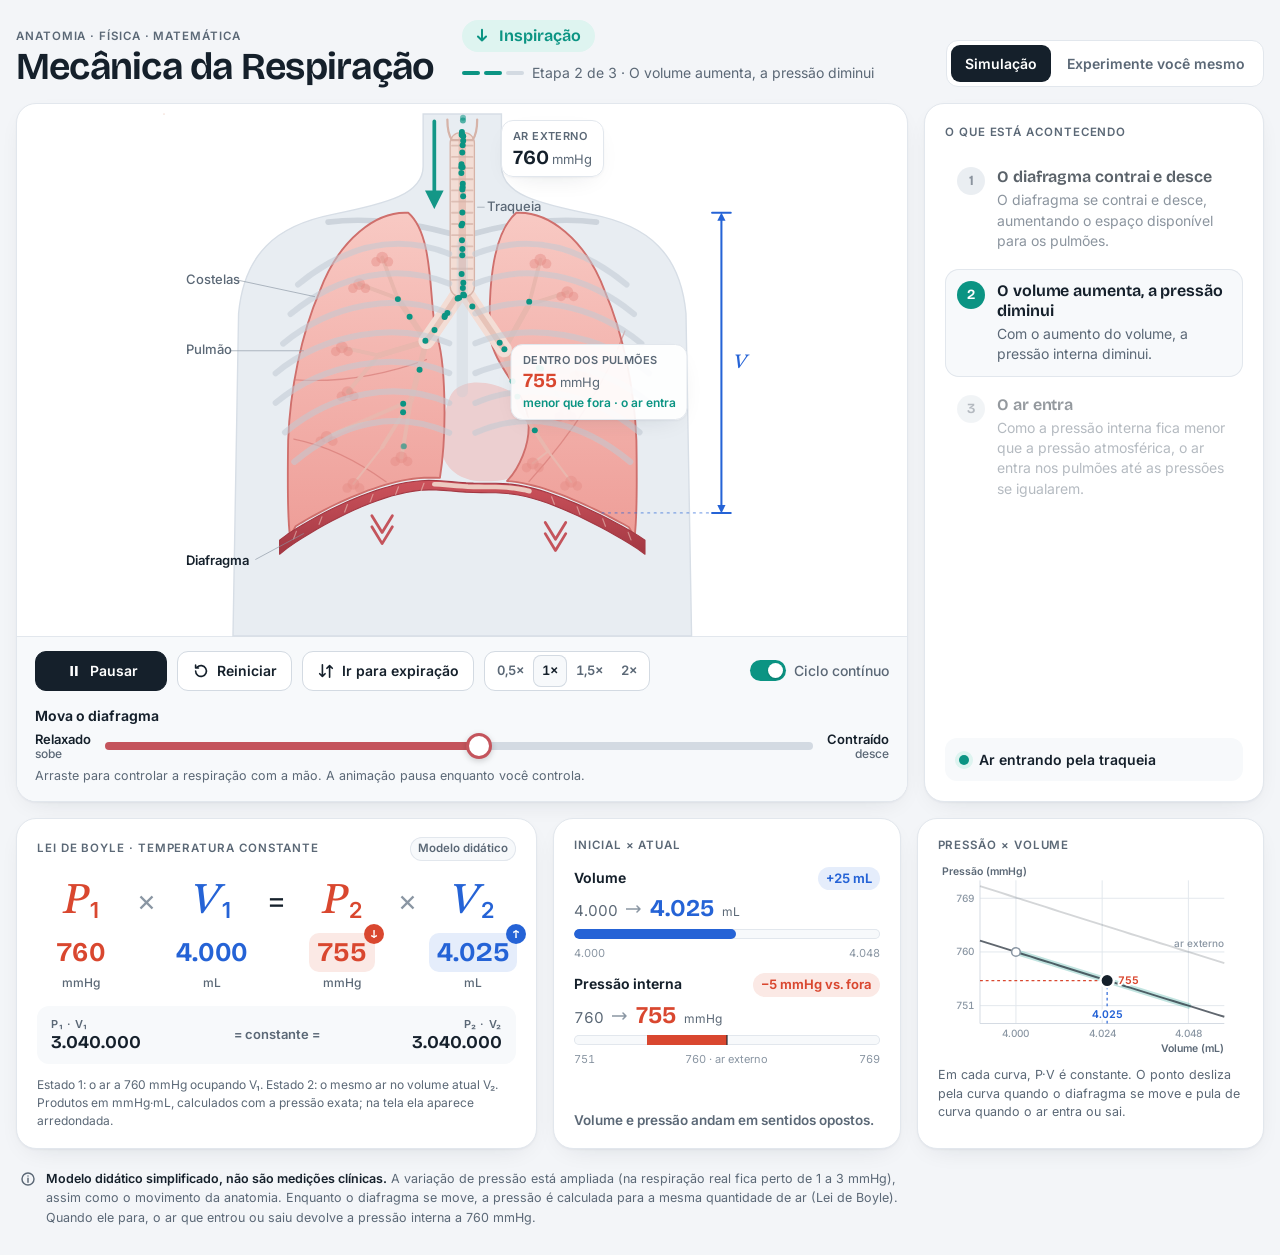
<file: static/respiracao.html>
<!doctype html>
<html lang="pt-BR">
<head>
<meta charset="utf-8">
<meta name="viewport" content="width=device-width, initial-scale=1, viewport-fit=cover">
<title>Mecânica da Respiração</title>
<meta name="claude:viewport-fit-sides" content="cover">
<meta name="description" content="Simulação interativa da respiração humana e da Lei de Boyle: diafragma, pulmões, pressão e volume conectados ao mesmo modelo matemático.">
<link rel="preconnect" href="https://fonts.googleapis.com">
<link rel="preconnect" href="https://fonts.gstatic.com" crossorigin>
<link rel="stylesheet" href="https://fonts.googleapis.com/css2?family=Bricolage+Grotesque:opsz,wght@12..96,500;12..96,650&family=Inter:wght@400;500;600;700&family=STIX+Two+Text:ital,wght@1,500&display=swap">
<link rel="stylesheet" href="respiracao/style.css">
</head>
<body>
<div class="app" id="app">

  <!-- ============ ÁREA SUPERIOR — contexto ============ -->
  <header class="top">
    <div class="brand">
      <p class="eyebrow">Anatomia · Física · Matemática</p>
      <h1>Mecânica da Respiração</h1>
    </div>
    <div class="status" aria-live="polite">
      <span class="phase-pill" id="phasePill" data-phase="insp">
        <svg class="ico" viewBox="0 0 20 20" aria-hidden="true"><path id="phaseIco" d="M10 3v12m0 0-4.5-4.5M10 15l4.5-4.5"/></svg>
        <span id="phaseName">Inspiração</span>
        <span class="paused-tag" id="pausedTag" hidden>pausado</span>
      </span>
      <span class="step-info">
        <span class="step-dots" id="stepDots"><i></i><i></i><i></i></span>
        <span id="stepInfo">Etapa 1 de 3</span>
      </span>
    </div>
    <div class="modes" role="tablist" aria-label="Modo">
      <button type="button" role="tab" id="tabSim" aria-selected="true">Simulação</button>
      <button type="button" role="tab" id="tabQuiz" aria-selected="false">Experimente você mesmo</button>
    </div>
  </header>

  <!-- ============ ÁREA CENTRAL — simulação anatômica ============ -->
  <main class="middle">
    <section class="stage-card" aria-label="Simulação anatômica">
      <div class="stage">
        <svg id="anatomy" viewBox="0 0 640 560" role="img" aria-label="Tórax em vista frontal com traqueia, pulmões, costelas e diafragma"></svg>
        <div class="chip chip-atm" style="left:56.5%;top:1.2%">
          <span class="chip-k">Ar externo</span>
          <span class="chip-v"><b>760</b> mmHg</span>
        </div>
        <div class="chip chip-lung" id="chipLung" style="left:73%;top:44%">
          <span class="chip-k">Dentro dos pulmões</span>
          <span class="chip-v"><b id="chipP">760</b> mmHg</span>
          <span class="chip-cmp" id="chipCmp">igual à pressão externa</span>
        </div>
      </div>

      <div class="controls">
        <div class="transport">
          <button type="button" class="btn btn-primary" id="btnPlay" aria-label="Reproduzir">
            <svg class="ico" viewBox="0 0 20 20" aria-hidden="true"><path id="playIco" d="M6 4.5v11l9-5.5z"/></svg>
            <span id="playLabel">Reproduzir</span>
          </button>
          <button type="button" class="btn" id="btnReset" title="Reiniciar (R)">
            <svg class="ico" viewBox="0 0 20 20" aria-hidden="true"><path d="M4 10a6 6 0 1 0 1.8-4.3M4 3.5v3.2h3.2"/></svg>
            <span>Reiniciar</span>
          </button>
          <button type="button" class="btn" id="btnSwitch" title="Alternar fase">
            <svg class="ico" viewBox="0 0 20 20" aria-hidden="true"><path d="M6 3v13m0 0-3-3m3 3 3-3M14 17V4m0 0-3 3m3-3 3 3"/></svg>
            <span id="switchLabel">Ir para expiração</span>
          </button>
          <div class="seg" role="radiogroup" aria-label="Velocidade" id="speedSeg">
            <button type="button" role="radio" aria-checked="false" data-speed="0.5">0,5×</button>
            <button type="button" role="radio" aria-checked="true" data-speed="1">1×</button>
            <button type="button" role="radio" aria-checked="false" data-speed="1.5">1,5×</button>
            <button type="button" role="radio" aria-checked="false" data-speed="2">2×</button>
          </div>
          <label class="switch" for="loopToggle">
            <input type="checkbox" id="loopToggle" checked>
            <span class="track" aria-hidden="true"></span>
            <span>Ciclo contínuo</span>
          </label>
        </div>

        <div class="manual">
          <label for="dSlider" class="manual-title">Mova o diafragma</label>
          <div class="slider-row">
            <span class="end">Relaxado<small>sobe</small></span>
            <input type="range" id="dSlider" min="0" max="1000" value="0" step="1" aria-describedby="sliderHint">
            <span class="end end-r">Contraído<small>desce</small></span>
          </div>
          <p class="hint" id="sliderHint">Arraste para controlar a respiração com a mão. A animação pausa enquanto você controla.</p>
        </div>
      </div>
    </section>

    <aside class="side">
      <!-- explicação contextual -->
      <div class="explain" id="explainPanel">
        <p class="eyebrow" id="explainEyebrow">O que está acontecendo</p>
        <ol class="steps" id="steps">
          <li data-i="0"><span class="n">1</span><div><b></b><p></p></div></li>
          <li data-i="1"><span class="n">2</span><div><b></b><p></p></div></li>
          <li data-i="2"><span class="n">3</span><div><b></b><p></p></div></li>
        </ol>
        <div class="flow-state" id="flowState">
          <span class="flow-dot"></span><span id="flowText">Ar parado</span>
        </div>
      </div>

      <!-- modo Experimente você mesmo -->
      <div class="quiz" id="quizPanel" hidden>
        <p class="eyebrow" id="quizCount">Pergunta 1 de 5</p>
        <h2 class="quiz-q" id="quizQ"></h2>
        <p class="quiz-hint" id="quizHint"></p>
        <div class="quiz-opts" id="quizOpts"></div>
        <div class="quiz-fb" id="quizFb" hidden>
          <p class="fb-title" id="fbTitle"></p>
          <p class="fb-text" id="fbText"></p>
        </div>
        <div class="quiz-actions">
          <button type="button" class="btn" id="quizReplay" hidden>Ver de novo</button>
          <button type="button" class="btn btn-primary" id="quizNext" hidden>Próxima pergunta</button>
        </div>
      </div>
    </aside>
  </main>

  <!-- ============ ÁREA INFERIOR — física da respiração ============ -->
  <section class="physics" aria-label="Lei de Boyle">
    <div class="formula-card">
      <div class="card-head">
        <p class="eyebrow">Lei de Boyle · temperatura constante</p>
        <p class="badge">Modelo didático</p>
      </div>
      <div class="formula" aria-live="off">
        <div class="term t-p">
          <span class="sym">P<sub>1</sub></span>
          <span class="val">760</span><span class="unit">mmHg</span>
        </div>
        <span class="op">×</span>
        <div class="term t-v">
          <span class="sym">V<sub>1</sub></span>
          <span class="val"><span id="fV1">4.000</span></span><span class="unit">mL</span>
        </div>
        <span class="op eq">=</span>
        <div class="term t-p live">
          <span class="sym">P<sub>2</sub></span>
          <span class="val"><span id="fP2">760</span><i class="trend" id="trendP"></i></span><span class="unit">mmHg</span>
        </div>
        <span class="op">×</span>
        <div class="term t-v live">
          <span class="sym">V<sub>2</sub></span>
          <span class="val"><span id="fV2">4.000</span><i class="trend" id="trendV"></i></span><span class="unit">mL</span>
        </div>
      </div>
      <div class="products">
        <span><small>P₁ · V₁</small><b id="fK1">3.040.000</b></span>
        <span class="k" id="fKnote">= constante =</span>
        <span><small>P₂ · V₂</small><b id="fK">3.040.000</b></span>
      </div>
      <p class="fineprint">Estado 1: o ar a 760 mmHg ocupando V₁. Estado 2: o mesmo ar no volume atual V₂. Produtos em mmHg·mL, calculados com a pressão exata; na tela ela aparece arredondada.</p>
    </div>

    <div class="compare-card">
      <p class="eyebrow">Inicial × atual</p>
      <div class="meter m-v">
        <div class="m-head"><span class="m-name">Volume</span><span class="m-delta" id="dV">0 mL</span></div>
        <div class="m-vals"><span id="mV1">4.000</span><svg class="arrow-r" viewBox="0 0 16 8" aria-hidden="true"><path d="M0 4h14m-3-3 3 3-3 3"/></svg><b id="mV">4.000</b><span class="u">mL</span></div>
        <div class="bar"><span id="barV"></span></div>
        <div class="bar-scale"><span>4.000</span><span>4.048</span></div>
      </div>
      <div class="meter m-p">
        <div class="m-head"><span class="m-name">Pressão interna</span><span class="m-delta" id="dP">igual à de fora</span></div>
        <div class="m-vals"><span id="mP1">760</span><svg class="arrow-r" viewBox="0 0 16 8" aria-hidden="true"><path d="M0 4h14m-3-3 3 3-3 3"/></svg><b id="mP">760</b><span class="u">mmHg</span></div>
        <div class="bar bar-div"><span id="barP"></span><i class="mid" aria-hidden="true"></i></div>
        <div class="bar-scale"><span>751</span><span>760 · ar externo</span><span>769</span></div>
      </div>
      <p class="inverse" id="inverseNote">Volume e pressão andam em sentidos opostos.</p>
    </div>

    <div class="chart-card">
      <p class="eyebrow">Pressão × volume</p>
      <svg id="pvChart" viewBox="0 0 320 196" role="img" aria-label="Gráfico da curva P vezes V igual a constante, com o estado atual destacado"></svg>
      <p class="chart-cap">Em cada curva, P·V é constante. O ponto desliza pela curva quando o diafragma se move e pula de curva quando o ar entra ou sai.</p>
    </div>
  </section>

  <footer class="note">
    <svg class="ico" viewBox="0 0 20 20" aria-hidden="true"><circle cx="10" cy="10" r="7.5"/><path d="M10 9v5M10 6.2v.1"/></svg>
    <p><b>Modelo didático simplificado, não são medições clínicas.</b> A variação de pressão está ampliada (na respiração real fica perto de 1 a 3 mmHg), assim como o movimento da anatomia. Enquanto o diafragma se move, a pressão é calculada para a mesma quantidade de ar (Lei de Boyle). Quando ele para, o ar que entrou ou saiu devolve a pressão interna a 760 mmHg.</p>
  </footer>
</div>

<script src="respiracao/model.js"></script>
<script src="respiracao/anatomy.js"></script>
<script src="respiracao/quiz.js"></script>
<script src="respiracao/app.js"></script>
</body>
</html>
</file>
<file: static/respiracao/style.css>
/* Layout: três faixas (contexto · simulação + explicação · física). A anatomia é o centro;
   pressão (coral), volume (azul) e ar (verde-água) têm cores fixas em toda a interface. */
:root {
  --bg: #f3f5f8;
  --surface: #ffffff;
  --surface-2: #f7f9fb;
  --ink: #15202b;
  --muted: #5b6876;
  --faint: #8a96a3;
  --line: #e2e7ed;
  --line-2: #d3dae2;

  --pressure: #d9472f;
  --pressure-soft: #fbe9e5;
  --volume: #2563d6;
  --volume-soft: #e5edfb;
  --air: #0b9483;
  --air-soft: #def4f0;

  --lung-top: #f8c9c3;
  --lung-bottom: #ee9e98;
  --lung-edge: #cf6f6c;
  --bronchi: #e9b7ae;
  --alveoli: #e48b86;
  --muscle-top: #c4545c;
  --muscle-bottom: #9c3a44;
  --tendon: #f1d8cc;
  --bone: #c2cad3;
  --torso: #e8edf2;
  --torso-edge: #d7dee6;
  --airway: #f3ddd5;
  --airway-edge: #d6b3a8;
  --lumen: #e7c3b8;
  --heart: #eccfd0;
  --rib-op: .55;

  --font-display: "Bricolage Grotesque", "Inter", system-ui, sans-serif;
  --font-body: "Inter", system-ui, -apple-system, "Segoe UI", Roboto, sans-serif;
  --font-math: "STIX Two Text", "Cambria Math", "Times New Roman", serif;

  --r-lg: 20px;
  --r-md: 14px;
  --r-sm: 10px;
  --shadow: 0 1px 2px rgba(21, 32, 43, .04), 0 8px 28px -14px rgba(21, 32, 43, .16);
}
@media (prefers-color-scheme: dark) {
  :root:not([data-theme="light"]) {
    --bg: #0d1318; --surface: #141c23; --surface-2: #18222b; --ink: #e6edf3; --muted: #9aa8b5; --faint: #6f7d8a;
    --line: #232f3a; --line-2: #2e3c49;
    --pressure: #ff7b63; --pressure-soft: #3a1f1a; --volume: #6e9dff; --volume-soft: #1a2640; --air: #34d3bd; --air-soft: #12322e;
    --lung-top: #d99a95; --lung-bottom: #b96a68; --lung-edge: #e3928d; --bronchi: #c98e86; --alveoli: #e5a39d;
    --muscle-top: #c95c64; --muscle-bottom: #8d3640; --tendon: #d9bfb3; --bone: #56636f; --torso: #1a242d; --torso-edge: #26323d;
    --airway: #d8bfb6; --airway-edge: #a8877d; --lumen: #b99a90; --heart: #3a2a30; --rib-op: .32;
    --shadow: 0 1px 2px rgba(0,0,0,.3), 0 10px 30px -14px rgba(0,0,0,.6);
    color-scheme: dark;
  }
}
:root[data-theme="dark"] {
  --bg: #0d1318; --surface: #141c23; --surface-2: #18222b; --ink: #e6edf3; --muted: #9aa8b5; --faint: #6f7d8a;
  --line: #232f3a; --line-2: #2e3c49;
  --pressure: #ff7b63; --pressure-soft: #3a1f1a; --volume: #6e9dff; --volume-soft: #1a2640; --air: #34d3bd; --air-soft: #12322e;
  --lung-top: #d99a95; --lung-bottom: #b96a68; --lung-edge: #e3928d; --bronchi: #c98e86; --alveoli: #e5a39d;
  --muscle-top: #c95c64; --muscle-bottom: #8d3640; --tendon: #d9bfb3; --bone: #56636f; --torso: #1a242d; --torso-edge: #26323d;
  --airway: #d8bfb6; --airway-edge: #a8877d; --lumen: #b99a90; --heart: #3a2a30; --rib-op: .32;
  --shadow: 0 1px 2px rgba(0,0,0,.3), 0 10px 30px -14px rgba(0,0,0,.6);
  color-scheme: dark;
}

* { box-sizing: border-box; }
html, body { margin: 0; }
body {
  background: var(--bg);
  color: var(--ink);
  font: 400 15px/1.5 var(--font-body);
  -webkit-font-smoothing: antialiased;
}
[hidden] { display: none !important; }
button { font: inherit; color: inherit; }
:focus-visible { outline: 2px solid var(--volume); outline-offset: 2px; border-radius: 8px; }

.app {
  max-width: 1280px;
  margin: 0 auto;
  padding-left: max(16px, env(safe-area-inset-left, 0px));
  padding-right: max(16px, env(safe-area-inset-right, 0px));
  padding-block: 20px 28px;
  display: grid;
  gap: 16px;
}
.eyebrow {
  margin: 0;
  font-size: 11.5px; font-weight: 600; letter-spacing: .08em; text-transform: uppercase;
  color: var(--muted);
}
.ico { width: 18px; height: 18px; fill: none; stroke: currentColor; stroke-width: 1.8; stroke-linecap: round; stroke-linejoin: round; flex: none; }

/* ---------------- topo ---------------- */
.top {
  display: grid;
  grid-template-columns: auto 1fr auto;
  align-items: end;
  gap: 12px 28px;
}
.brand h1 {
  margin: 2px 0 0;
  font: 650 clamp(26px, 3.4vw, 38px)/1.05 var(--font-display);
  letter-spacing: -.02em;
  text-wrap: balance;
}
.status { display: flex; flex-wrap: wrap; align-items: center; gap: 10px 16px; padding-bottom: 4px; }
.phase-pill {
  display: inline-flex; align-items: center; gap: 8px;
  padding: 7px 14px 7px 11px;
  border-radius: 999px;
  background: var(--air-soft); color: var(--air);
  font: 650 16px/1 var(--font-display);
  transition: background-color .3s, color .3s;
}
.phase-pill .ico { stroke-width: 2.2; }
.paused-tag {
  font: 600 11px/1 var(--font-body); letter-spacing: .06em; text-transform: uppercase;
  padding: 4px 7px; border-radius: 999px; background: var(--surface); color: var(--muted);
}
.step-info { display: inline-flex; align-items: center; gap: 8px; color: var(--muted); font-size: 14px; font-variant-numeric: tabular-nums; }
.step-dots { display: inline-flex; gap: 4px; }
.step-dots i { width: 18px; height: 4px; border-radius: 4px; background: var(--line-2); transition: background-color .25s; }
.step-dots i.on { background: var(--air); }

.modes {
  display: inline-flex; padding: 4px; gap: 2px;
  background: var(--surface); border: 1px solid var(--line); border-radius: 12px;
}
.modes button {
  border: 0; background: transparent; cursor: pointer;
  padding: 8px 14px; border-radius: 9px; font-weight: 600; font-size: 14px; color: var(--muted);
}
.modes button[aria-selected="true"] { background: var(--ink); color: var(--surface); }

/* ---------------- centro ---------------- */
.middle {
  display: grid;
  grid-template-columns: minmax(0, 1fr) 340px;
  gap: 16px;
  align-items: stretch;
}
.stage-card, .side > div, .physics > div {
  background: var(--surface);
  border: 1px solid var(--line);
  border-radius: var(--r-lg);
  box-shadow: var(--shadow);
}
.stage-card { display: grid; grid-template-rows: auto auto; overflow: hidden; }
.stage {
  position: relative;
  width: min(100%, calc(58vh * 640 / 560), 680px);
  min-width: 0;
  aspect-ratio: 640 / 560;
  max-width: 100%;
  margin: 10px auto 0;
}
.stage svg { position: absolute; inset: 0; width: 100%; height: 100%; display: block; overflow: visible; }

/* anatomia */
.torso { fill: var(--torso); stroke: var(--torso-edge); stroke-width: 1.5; }
.bone { fill: none; stroke: var(--bone); stroke-width: 6; stroke-linecap: round; }
.bone.faint { opacity: .7; }
.heart { fill: var(--heart); }
.lung { fill: url(#lungGrad); stroke: var(--lung-edge); stroke-width: 2; stroke-linejoin: round; }
.stop-lung-top { stop-color: var(--lung-top); }
.stop-lung-bottom { stop-color: var(--lung-bottom); }
.stop-muscle-top { stop-color: var(--muscle-top); }
.stop-muscle-bottom { stop-color: var(--muscle-bottom); }
.fissure path { fill: none; stroke: var(--lung-edge); stroke-width: 1.4; opacity: .55; stroke-linecap: round; }
.bronchi line { stroke: var(--bronchi); stroke-linecap: round; }
.alveoli circle { fill: var(--alveoli); opacity: .45; }
.airway-wall { fill: none; stroke: var(--airway); stroke-width: 17; stroke-linecap: round; stroke-linejoin: round; }
.airway-lumen { fill: none; stroke: var(--lumen); stroke-width: 6; stroke-linecap: round; }
.trachea { fill: var(--airway); stroke: var(--airway-edge); stroke-width: 1.4; }
.trachea-lumen { fill: var(--lumen); }
.rings line { stroke: var(--airway-edge); stroke-width: 2; stroke-linecap: round; opacity: .7; }
.larynx { fill: none; stroke: var(--airway-edge); stroke-width: 2.4; stroke-linecap: round; }
.ribs path { fill: none; stroke: var(--bone); stroke-width: 6.5; stroke-linecap: round; opacity: var(--rib-op); }
.sternum { fill: var(--bone); opacity: calc(var(--rib-op) * .55); }
.diaphragm {
  fill: url(#muscleGrad);
  stroke: var(--muscle-bottom); stroke-width: 1.2; stroke-linejoin: round;
  filter: saturate(calc(.85 + var(--contract, 0) * .45));
}
.tendon { fill: none; stroke: var(--tendon); stroke-width: 5; stroke-linecap: round; opacity: .9; }
.fibers line { stroke: var(--tendon); stroke-width: 1.3; stroke-linecap: round; opacity: .5; }
.d-arrows path { fill: none; stroke: var(--muscle-top); stroke-width: 3; stroke-linecap: round; stroke-linejoin: round; }
.vol-bracket line { stroke: var(--volume); stroke-width: 2.2; stroke-linecap: round; }
.vol-bracket .vol-guide { stroke-dasharray: 2 5; opacity: .55; stroke-width: 1.4; }
.vol-bracket text { fill: var(--volume); font: italic 500 22px var(--font-math); }
.fill-volume { fill: var(--volume); }
.fill-air { fill: var(--air); }
.labels text { fill: var(--muted); font: 500 14px var(--font-body); }
.labels text.strong { fill: var(--ink); font-weight: 600; }
.labels .leader { stroke: var(--faint); stroke-width: 1; opacity: .7; }
.flow-arrow { fill: none; stroke: var(--air); stroke-width: 4; stroke-linecap: round; }
.particles circle { fill: var(--air); }

/* chips sobre a anatomia */
.chip {
  position: absolute; transform: translate(-50%, 0);
  display: grid; gap: 1px;
  padding: 7px 11px;
  background: color-mix(in srgb, var(--surface) 92%, transparent);
  border: 1px solid var(--line); border-radius: 12px;
  box-shadow: var(--shadow);
  white-space: nowrap;
  font-variant-numeric: tabular-nums;
}
.chip-atm { transform: none; }
.chip-k { font-size: 11px; font-weight: 600; letter-spacing: .04em; text-transform: uppercase; color: var(--muted); }
.chip-v { font-size: 13px; color: var(--muted); }
.chip-v b { font: 650 20px/1.1 var(--font-display); color: var(--ink); }
.chip-lung .chip-v b { color: var(--pressure); }
.chip-cmp { font-size: 12px; font-weight: 600; color: var(--muted); }
.chip-cmp.in { color: var(--air); }
.chip-cmp.out { color: var(--pressure); }

/* controles */
.controls {
  display: grid; gap: 14px;
  padding: 14px 18px 16px;
  border-top: 1px solid var(--line);
  background: var(--surface-2);
}
.transport { display: flex; flex-wrap: wrap; align-items: center; gap: 8px 10px; }
.btn {
  display: inline-flex; align-items: center; gap: 7px;
  min-height: 40px; padding: 8px 14px;
  border: 1px solid var(--line-2); border-radius: 11px;
  background: var(--surface); color: var(--ink);
  font-weight: 600; font-size: 14px; cursor: pointer;
  transition: background-color .15s, border-color .15s, transform .1s;
}
.btn:hover { border-color: var(--faint); }
.btn:active { transform: translateY(1px); }
.btn-primary { background: var(--ink); color: var(--surface); border-color: var(--ink); min-width: 132px; justify-content: center; }
.btn-primary:hover { border-color: var(--ink); opacity: .92; }
.btn-primary .ico { fill: currentColor; stroke: none; }
.seg { display: inline-flex; padding: 3px; border: 1px solid var(--line-2); border-radius: 11px; background: var(--surface); }
.seg button {
  border: 0; background: transparent; cursor: pointer; border-radius: 8px;
  padding: 6px 9px; font-size: 13px; font-weight: 600; color: var(--muted); font-variant-numeric: tabular-nums;
}
.seg button[aria-checked="true"] { background: var(--surface-2); color: var(--ink); box-shadow: inset 0 0 0 1px var(--line-2); }
.switch { display: inline-flex; align-items: center; gap: 8px; font-size: 14px; font-weight: 500; color: var(--muted); cursor: pointer; margin-left: auto; }
.switch input { position: absolute; opacity: 0; width: 1px; height: 1px; }
.switch .track { width: 36px; height: 21px; border-radius: 999px; background: var(--line-2); position: relative; transition: background-color .2s; }
.switch .track::after { content: ""; position: absolute; top: 3px; left: 3px; width: 15px; height: 15px; border-radius: 50%; background: var(--surface); transition: transform .2s; box-shadow: 0 1px 2px rgba(0,0,0,.2); }
.switch input:checked + .track { background: var(--air); }
.switch input:checked + .track::after { transform: translateX(15px); }
.switch input:focus-visible + .track { outline: 2px solid var(--volume); outline-offset: 2px; }

.manual { display: grid; gap: 6px; }
.manual-title { font-weight: 650; font-size: 14px; }
.slider-row { display: grid; grid-template-columns: auto minmax(0, 1fr) auto; align-items: center; gap: 14px; }
.end { font-size: 13px; font-weight: 600; color: var(--ink); line-height: 1.15; }
.end small { display: block; font-weight: 500; color: var(--muted); font-size: 12px; }
.end-r { text-align: right; }
input[type="range"] {
  -webkit-appearance: none; appearance: none;
  width: 100%; height: 28px; background: transparent; cursor: grab; margin: 0;
}
input[type="range"]:active { cursor: grabbing; }
input[type="range"]::-webkit-slider-runnable-track {
  height: 8px; border-radius: 8px;
  background: linear-gradient(90deg, var(--muscle-top) 0 var(--fill, 0%), var(--line-2) var(--fill, 0%) 100%);
}
input[type="range"]::-moz-range-track { height: 8px; border-radius: 8px; background: var(--line-2); }
input[type="range"]::-moz-range-progress { height: 8px; border-radius: 8px; background: var(--muscle-top); }
input[type="range"]::-webkit-slider-thumb {
  -webkit-appearance: none; width: 26px; height: 26px; margin-top: -9px; border-radius: 50%;
  background: var(--surface); border: 3px solid var(--muscle-top); box-shadow: 0 2px 6px rgba(0,0,0,.18);
}
input[type="range"]::-moz-range-thumb {
  width: 20px; height: 20px; border-radius: 50%;
  background: var(--surface); border: 3px solid var(--muscle-top); box-shadow: 0 2px 6px rgba(0,0,0,.18);
}
.hint { margin: 0; font-size: 12.5px; color: var(--muted); }

/* ---------------- painel lateral ---------------- */
.side { display: grid; min-width: 0; }
.explain, .quiz { padding: 20px; display: flex; flex-direction: column; gap: 14px; min-width: 0; }
.steps { list-style: none; margin: 0; padding: 0; display: grid; gap: 6px; }
.steps li {
  display: grid; grid-template-columns: 28px minmax(0, 1fr); gap: 12px; align-items: start;
  padding: 12px; border-radius: var(--r-md);
  opacity: .45; transition: opacity .35s, background-color .35s;
}
.steps li.done { opacity: .7; }
.steps li.on { opacity: 1; background: var(--surface-2); box-shadow: inset 0 0 0 1px var(--line); }
.steps .n {
  width: 28px; height: 28px; border-radius: 50%; display: grid; place-items: center;
  font: 650 14px/1 var(--font-display); background: var(--line); color: var(--muted);
}
.steps li.on .n { background: var(--air); color: var(--surface); }
.steps b { display: block; font: 650 16px/1.25 var(--font-display); letter-spacing: -.005em; }
.steps p { margin: 3px 0 0; font-size: 14px; color: var(--muted); line-height: 1.45; }
.flow-state {
  margin-top: auto;
  display: flex; align-items: center; gap: 10px;
  padding: 11px 14px; border-radius: 12px; background: var(--surface-2);
  font-weight: 600; font-size: 14px;
}
.flow-dot { width: 10px; height: 10px; border-radius: 50%; background: var(--faint); flex: none; transition: background-color .2s; }
.flow-state[data-flow="in"] .flow-dot { background: var(--air); box-shadow: 0 0 0 4px var(--air-soft); }
.flow-state[data-flow="out"] .flow-dot { background: var(--pressure); box-shadow: 0 0 0 4px var(--pressure-soft); }

/* quiz */
.quiz-q { margin: 0; font: 650 21px/1.25 var(--font-display); letter-spacing: -.01em; text-wrap: balance; }
.quiz-hint { margin: -4px 0 0; font-size: 13.5px; color: var(--muted); }
.quiz-opts { display: grid; gap: 8px; }
.opt {
  text-align: left; padding: 12px 14px; border-radius: 12px; cursor: pointer;
  border: 1px solid var(--line-2); background: var(--surface); font-weight: 600; font-size: 15px;
  display: flex; align-items: center; gap: 10px;
}
.opt:hover:not(:disabled) { border-color: var(--faint); background: var(--surface-2); }
.opt:disabled { cursor: default; }
.opt .k { width: 24px; height: 24px; border-radius: 7px; display: grid; place-items: center; background: var(--surface-2); color: var(--muted); font-size: 12px; flex: none; box-shadow: inset 0 0 0 1px var(--line); }
.opt.right { border-color: var(--air); background: var(--air-soft); }
.opt.right .k { background: var(--air); color: var(--surface); box-shadow: none; }
.opt.wrong { border-color: var(--pressure); background: var(--pressure-soft); }
.opt.wrong .k { background: var(--pressure); color: var(--surface); box-shadow: none; }
.opt.dim { opacity: .5; }
.quiz-fb { padding: 14px; border-radius: 12px; background: var(--surface-2); }
.fb-title { margin: 0 0 4px; font: 650 16px var(--font-display); }
.fb-title.ok { color: var(--air); }
.fb-title.no { color: var(--pressure); }
.fb-text { margin: 0; font-size: 14px; color: var(--ink); line-height: 1.5; }
.quiz-actions { display: flex; gap: 8px; flex-wrap: wrap; justify-content: flex-end; margin-top: auto; }
.score { font: 650 44px/1 var(--font-display); }

/* ---------------- física ---------------- */
.physics { display: grid; grid-template-columns: minmax(0, 1.5fr) minmax(0, 1fr) minmax(0, 1fr); gap: 16px; }
.physics > div { padding: 18px 20px; display: flex; flex-direction: column; gap: 12px; min-width: 0; }
.card-head { display: flex; justify-content: space-between; align-items: center; gap: 8px; }
.badge { margin: 0; font-size: 11.5px; font-weight: 600; padding: 3px 8px; border-radius: 999px; background: var(--surface-2); color: var(--muted); box-shadow: inset 0 0 0 1px var(--line); white-space: nowrap; }

.formula {
  display: grid;
  grid-template-columns: 1fr auto 1fr auto 1fr auto 1fr;
  align-items: start; column-gap: clamp(4px, 1vw, 12px);
  padding: 6px 0 2px;
}
.term { display: grid; justify-items: center; gap: 2px; min-width: 0; }
.term .sym { font: italic 500 clamp(30px, 3.6vw, 44px)/1 var(--font-math); }
.term .sym sub { font-size: .5em; font-style: normal; font-family: var(--font-body); font-weight: 600; vertical-align: -.25em; margin-left: 1px; }
.term .val {
  position: relative;
  margin-top: 8px;
  font: 650 clamp(19px, 2.2vw, 27px)/1 var(--font-display);
  font-variant-numeric: tabular-nums; letter-spacing: -.01em;
  padding: 6px 8px; border-radius: 10px;
}
.term .unit { font-size: 12px; color: var(--muted); font-weight: 500; }
.t-p .sym, .t-p .val { color: var(--pressure); }
.t-v .sym, .t-v .val { color: var(--volume); }
.t-p.live .val { background: var(--pressure-soft); }
.t-v.live .val { background: var(--volume-soft); }
.op { font: 400 clamp(22px, 2.6vw, 30px)/1 var(--font-body); color: var(--faint); padding-top: 6px; }
.op.eq { color: var(--ink); }
.trend {
  position: absolute; top: -9px; right: -9px; width: 20px; height: 20px; border-radius: 50%;
  display: grid; place-items: center; font-style: normal; font-size: 12px; font-weight: 700;
  color: var(--surface); opacity: 0; transform: scale(.6); transition: opacity .2s, transform .2s;
}
.t-p .trend { background: var(--pressure); }
.t-v .trend { background: var(--volume); }
.trend.show { opacity: 1; transform: scale(1); }
.products {
  display: flex; align-items: center; justify-content: space-between; gap: 8px;
  padding: 10px 14px; border-radius: 12px; background: var(--surface-2);
  font-variant-numeric: tabular-nums;
}
.products span { display: grid; }
.products span:last-child { text-align: right; }
.products small { font-size: 11px; color: var(--muted); text-transform: uppercase; letter-spacing: .06em; font-weight: 600; }
.products b { font: 650 18px/1.2 var(--font-display); }
.products .k { font-size: 13px; color: var(--muted); font-weight: 600; text-align: center; }
.products .k.in { color: var(--air); }
.products .k.out { color: var(--pressure); }
.fineprint { margin: 0; font-size: 12px; color: var(--muted); }

.meter { display: grid; gap: 6px; }
.m-head { display: flex; justify-content: space-between; align-items: baseline; gap: 8px; }
.m-name { font-weight: 650; font-size: 14px; }
.m-delta { font-size: 13px; font-weight: 650; font-variant-numeric: tabular-nums; padding: 2px 8px; border-radius: 999px; }
.m-v .m-delta { color: var(--volume); background: var(--volume-soft); }
.m-p .m-delta { color: var(--pressure); background: var(--pressure-soft); }
.m-vals { display: flex; align-items: baseline; gap: 8px; font-variant-numeric: tabular-nums; color: var(--muted); font-size: 15px; }
.m-vals b { font: 650 24px/1 var(--font-display); }
.m-v .m-vals b { color: var(--volume); }
.m-p .m-vals b { color: var(--pressure); }
.m-vals .u { font-size: 12px; }
.arrow-r { width: 16px; height: 8px; fill: none; stroke: var(--faint); stroke-width: 1.5; stroke-linecap: round; stroke-linejoin: round; align-self: center; }
.bar { height: 10px; border-radius: 10px; background: var(--surface-2); box-shadow: inset 0 0 0 1px var(--line); overflow: hidden; }
.bar span { display: block; height: 100%; width: 0; border-radius: 10px; }
.m-v .bar span { background: var(--volume); }
.m-p .bar span { background: var(--pressure); }
.bar-div { position: relative; }
.bar-div span { position: absolute; top: 0; bottom: 0; border-radius: 0; }
.bar-div .mid { position: absolute; left: 50%; top: -2px; bottom: -2px; width: 2px; margin-left: -1px; background: var(--ink); opacity: .55; border-radius: 2px; }
.m-p .bar-div span.in { background: var(--air); }
.bar-scale { display: flex; justify-content: space-between; font-size: 11px; color: var(--faint); font-variant-numeric: tabular-nums; }
.inverse { margin: auto 0 0; font-size: 13.5px; font-weight: 600; color: var(--muted); }

#pvChart { width: 100%; height: auto; display: block; overflow: visible; }
#pvChart .axis { stroke: var(--line-2); stroke-width: 1; }
#pvChart .grid { stroke: var(--line); stroke-width: 1; }
#pvChart .tick { fill: var(--faint); font: 500 10.5px var(--font-body); font-variant-numeric: tabular-nums; }
#pvChart .title { fill: var(--muted); font: 600 11px var(--font-body); }
#pvChart .curve { fill: none; stroke: var(--ink); stroke-width: 2; opacity: .8; }
#pvChart .range { fill: none; stroke: var(--air); stroke-width: 6; stroke-linecap: round; opacity: .22; }
#pvChart .guide-v { stroke: var(--volume); stroke-dasharray: 3 3; stroke-width: 1.2; }
#pvChart .guide-p { stroke: var(--pressure); stroke-dasharray: 3 3; stroke-width: 1.2; }
#pvChart .start { fill: var(--surface); stroke: var(--faint); stroke-width: 1.6; }
#pvChart .dot { fill: var(--ink); stroke: var(--surface); stroke-width: 2.5; }
#pvChart .vtag, #pvChart .ptag { paint-order: stroke; stroke: var(--surface); stroke-width: 4px; stroke-linejoin: round; }
#pvChart .vtag { fill: var(--volume); font: 650 11px var(--font-body); font-variant-numeric: tabular-nums; }
#pvChart .ptag { fill: var(--pressure); font: 650 11px var(--font-body); font-variant-numeric: tabular-nums; }
.chart-cap { margin: 0; font-size: 12.5px; color: var(--muted); }

/* valores ocultos no modo Experimente */
.masked { position: relative; color: transparent !important; }
.masked::after {
  content: "?"; position: absolute; inset: 0; display: grid; place-items: center;
  color: var(--muted); font-family: var(--font-display); font-weight: 650;
  background: repeating-linear-gradient(-45deg, var(--surface-2) 0 6px, var(--line) 6px 7px);
  border-radius: 8px;
}

.note {
  display: flex; gap: 10px; align-items: flex-start;
  padding: 4px 4px 0; color: var(--muted); font-size: 12.5px; line-height: 1.55;
}
.note .ico { width: 16px; height: 16px; margin-top: 2px; }
.note p { margin: 0; max-width: 110ch; }
.note b { color: var(--ink); font-weight: 600; }

/* ---------------- responsivo ---------------- */
@media (max-width: 1060px) {
  .middle { grid-template-columns: minmax(0, 1fr); }
  .physics { grid-template-columns: minmax(0, 1fr) minmax(0, 1fr); }
  .formula-card { grid-column: 1 / -1; }
  .top { grid-template-columns: 1fr auto; }
  .status { grid-column: 1 / -1; grid-row: 2; }
  .stage { width: min(100%, 620px); }
}
@media (max-width: 640px) {
  .app { padding-block: 14px 22px; gap: 12px; }
  .top { grid-template-columns: 1fr; }
  .modes { width: 100%; }
  .modes button { flex: 1; padding: 8px 6px; }
  .status { grid-row: auto; }
  .physics { grid-template-columns: minmax(0, 1fr); }
  .controls { padding: 12px; }
  .switch { margin-left: 0; }
  .btn { padding: 8px 11px; }
  .btn-primary { min-width: 0; }
  .chip { padding: 4px 7px; border-radius: 9px; }
  .chip-k { font-size: 9px; }
  .chip-v { font-size: 11px; }
  .chip-v b { font-size: 15px; }
  .chip-cmp { font-size: 10px; }
  .labels text { font-size: 17px; }
  .physics > div, .explain, .quiz { padding: 16px; }
  .term .val { padding: 4px 4px; }
  .trend { width: 16px; height: 16px; font-size: 10px; top: -7px; right: -6px; }
}
@media (prefers-reduced-motion: reduce) {
  *, *::before, *::after { transition-duration: 0s !important; }
}
</file>
